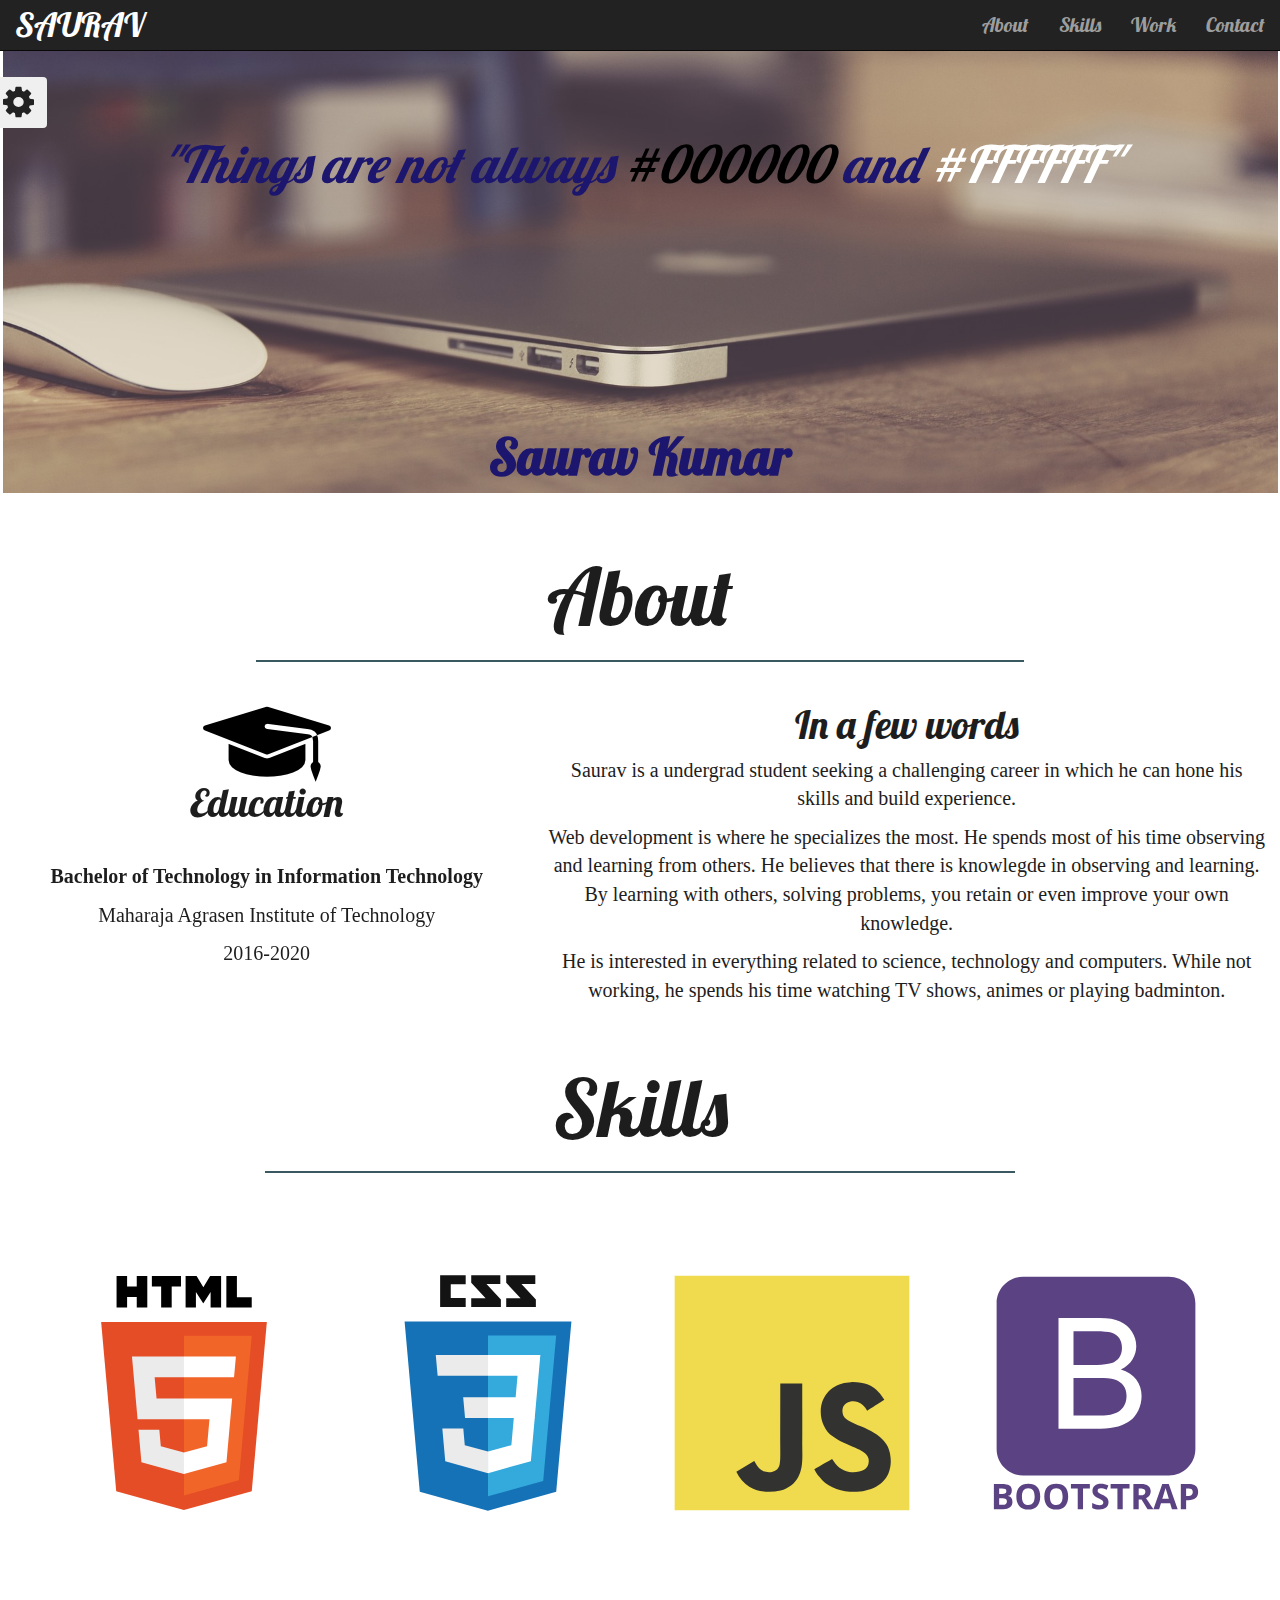
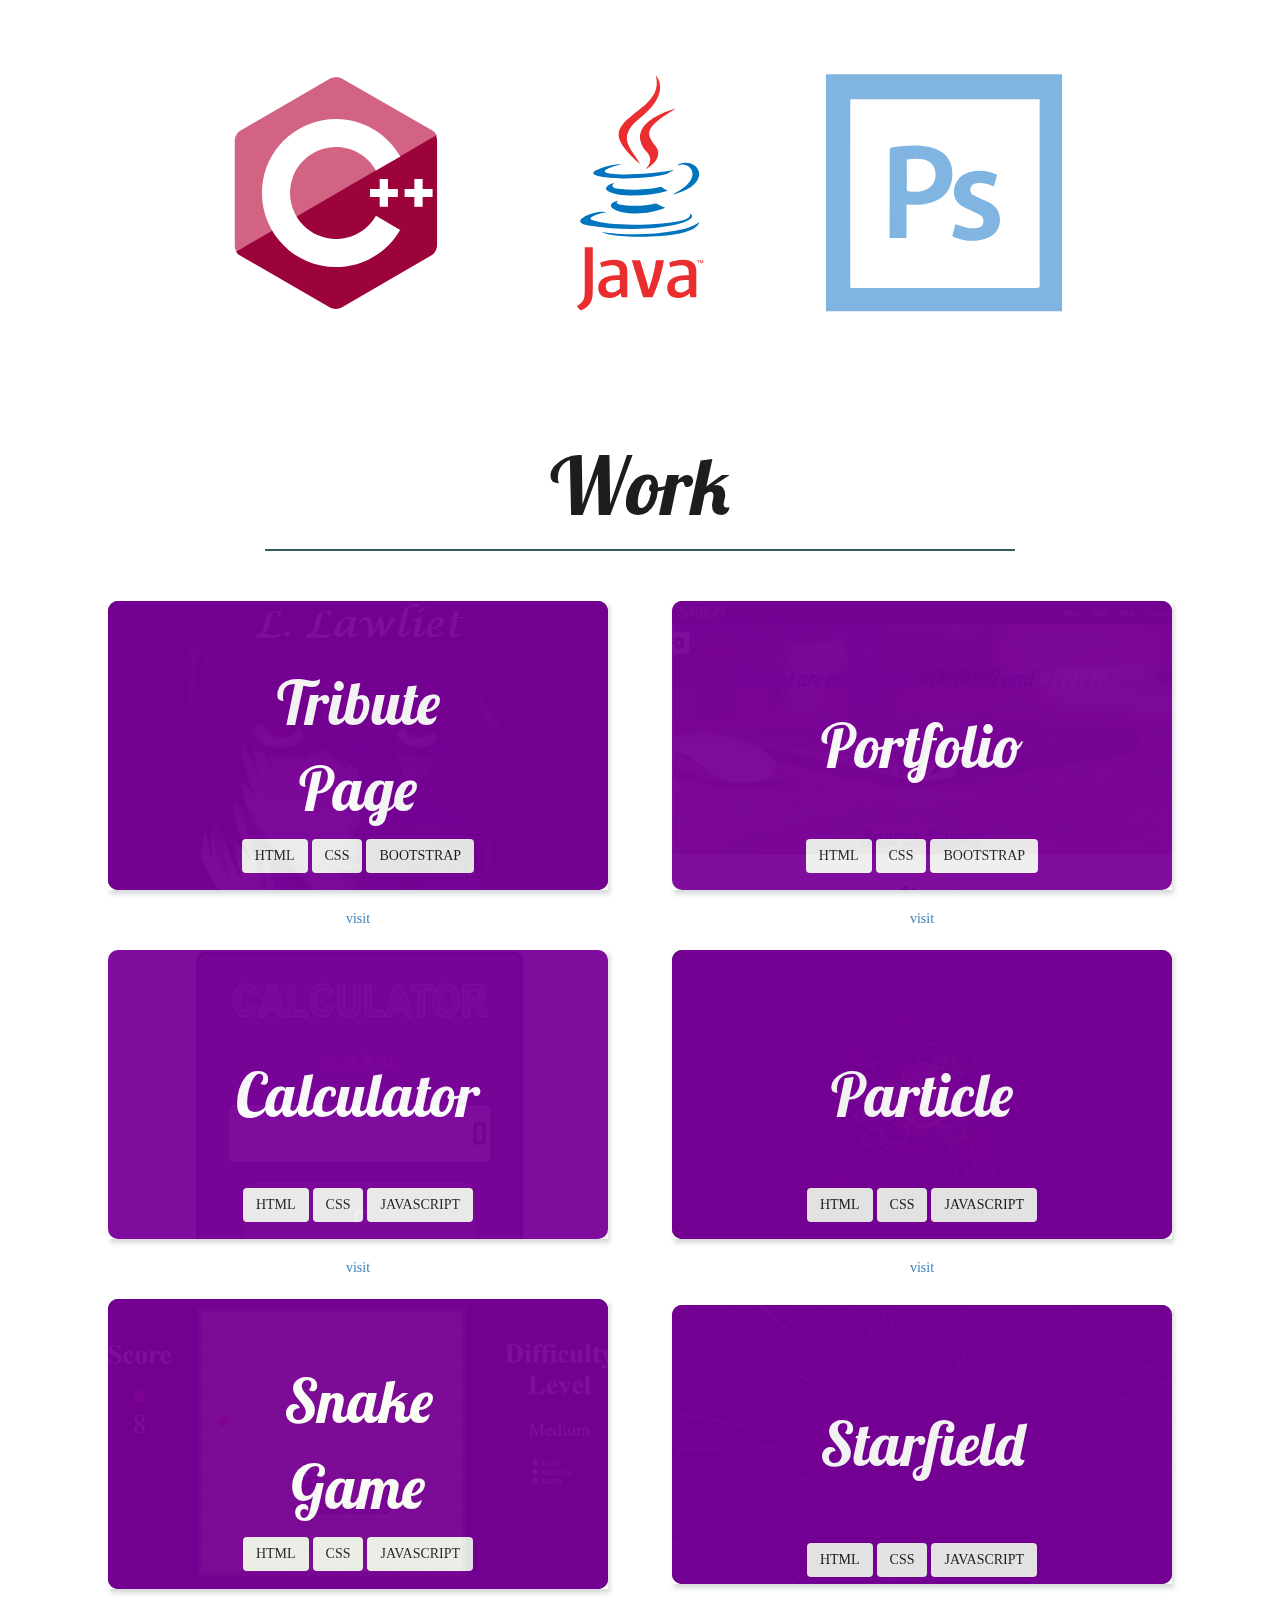
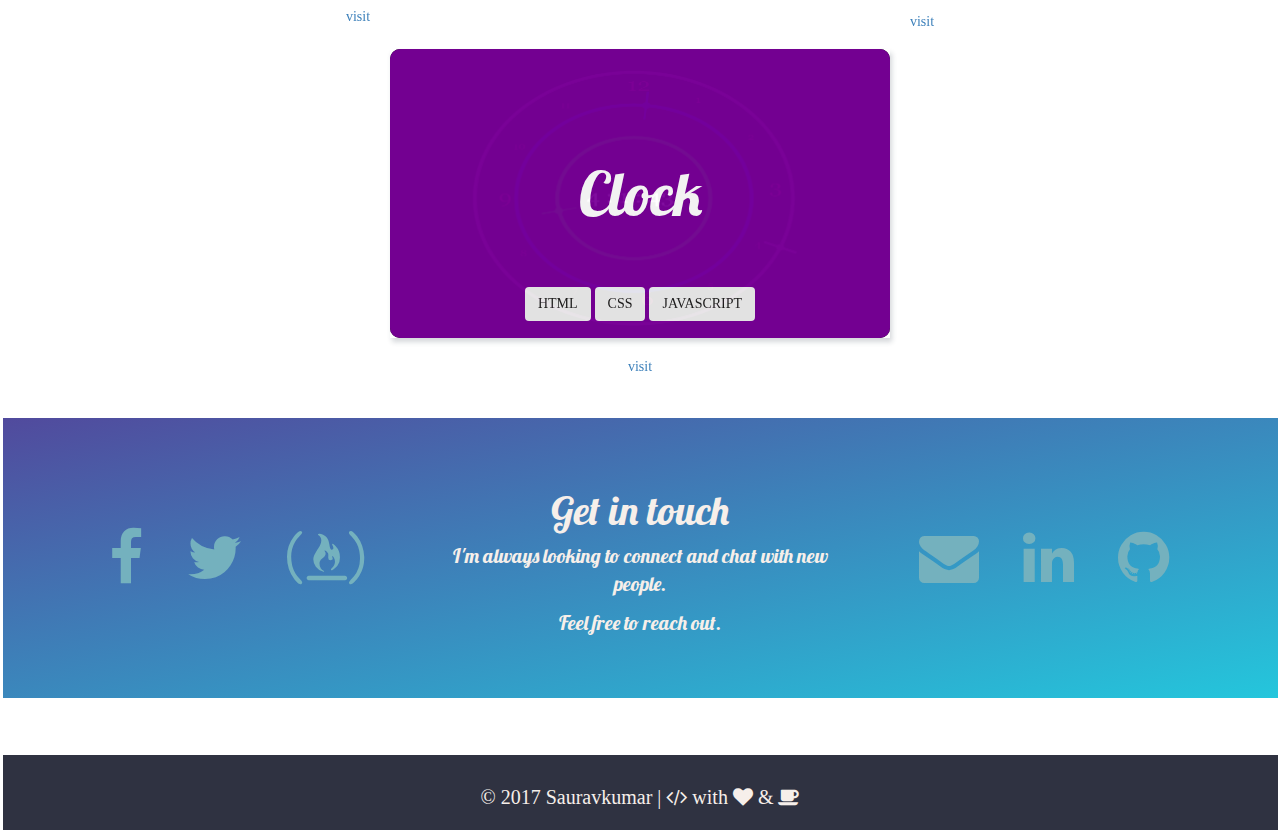
<file: index.html>
<!DOCTYPE html>
<html >
<head>
  <meta charset="UTF-8">
  <title>Saurav Kumar</title>
	 <link rel="icon" href="icon/title1.png" type="image/gif">

	  <meta name="viewport" content="width=device-width, initial-scale=.5">
	  <link rel="stylesheet" href="https://maxcdn.bootstrapcdn.com/bootstrap/3.3.7/css/bootstrap.min.css">
	  <link rel="stylesheet" type="text/css" href="https://maxcdn.bootstrapcdn.com/font-awesome/4.7.0/css/font-awesome.min.css">
	  <script src="https://ajax.googleapis.com/ajax/libs/jquery/3.2.1/jquery.min.js"></script>
	  <script src="https://maxcdn.bootstrapcdn.com/bootstrap/3.3.7/js/bootstrap.min.js"></script>

	  <link href="css/style.css" id="pagestyle" rel="stylesheet" >
	   <script src="script/script1.js"></script>

</head>

<body data-spy="scroll" data-target=".navbar" data-offset="50">
  <link href='https://fonts.googleapis.com/css?family=Lobster' rel='stylesheet' type='text/css'>

	<div class="header">
	<nav class="navbar navbar-inverse navbar-fixed-top">
	<div class="container-fluid">
    <div class="navbar-header">
      <button type="button" class="navbar-toggle" data-toggle="collapse" data-target="#myNavbar">
        <span class="icon-bar"></span>
        <span class="icon-bar"></span>
        <span class="icon-bar"></span>
      </button>

      <a class="navbar-brand" href="index.html">SAURAV</a>
    </div>
    <div class="collapse navbar-collapse" id="myNavbar">
      <ul class="nav navbar-nav navbar-right">
        <li><a href="#about">About</a></li>
        <li><a href="#skills">Skills</a></li>
		<li><a href="#work">Work</a></li>
        <li><a href="#contact">Contact</a></li>
      </ul>
    </div>
	</div>
	</nav>
	</div>

	<div class="container-fluid main">

	<div class="theme" id="theme">
		<button type="button" class="btn" onclick="toggle()" title="Change theme">
			<i class="fa fa-cog fa-spin" style="font-size:36px;"></i>
		</button>
	</div>

	<div class="banner" id="banner">
		<p class="quote">
			<i>"Things are not always <span style="color: black;">#000000</span> and <span style="color: white;">#FFFFFF"</span></i><br/><br/>
			<br/><br/>
			<b>Saurav Kumar</b>
		</p>

	</div>


	<div class="about row" id="about">
		<br/>
		<h1>About</h1>
		<hr/>
		<div class="about1 col-md-5">
			<img src="icon/college.png" class="responsive college"/>
			<h3>Education</h3><br/>
			<p><b>Bachelor of Technology in Information Technology</b></p>
			<p>Maharaja Agrasen Institute of Technology</p>
			<p>2016-2020</p>
		</div>

		<div class="about2 col-md-7">
			<h3>In a few words</h3>
			<p>Saurav is a  undergrad student seeking a challenging career in which he can hone his skills and build experience.</p>

			<p>Web development is where he specializes the most.
				He spends most of his time observing and learning from others.
				He believes that there is knowlegde in observing and learning.
				By learning with others, solving problems, you retain or even improve your own knowledge.
			</p>

			<p>He is interested in everything related to science, technology and computers.
				While not working, he spends his time watching TV shows, animes or playing badminton.
			</p>
		</div>

	</div>

	<div class="skills" id="skills">
		<br/>
		<h1>Skills</h1>
		<hr/>
		<div>
			<img src="icon/html.svg" class="responsive skillicon" title="HTML">
			<img src="icon/css.svg" class="responsive skillicon" title="CSS">
			<img src="icon/javascript.svg" class="responsive skillicon" title="JAVASCRIPT">
			<img src="icon/bootstrap.svg" class="responsive skillicon" title="BOOTSTRAP">
		</div>

		<div>
			<img src="icon/cpp.svg" class="responsive skillicon" title="C++">
			<img src="icon/java.svg" class="responsive skillicon" title="JAVA">
			<img src="icon/psd.svg" class="responsive skillicon" title="PHOTOSHOP">
		</div>
	</div>

	<div class="work" id="work">
		<br/>
		<h1>Work</h1>
		<hr/>
		<div class="worki">
			
			<img src="image/tribute.png"  class="responsive workimg" >
			<div class="overlay">
			<div class="text" >Tribute Page</div>
			<button type="button" class="btn">HTML</button>
			<button type="button" class="btn">CSS</button>
			<button type="button" class="btn">BOOTSTRAP</button><br/><br/>
			<div class="btn"><a href="tribute/tribute.html">visit</a></div>
			</div>
		</div>

		<div class="worki">
			<img src="image/portfolio.png" class="responsive workimg">
			<div class="overlay " >
			<div class="text">Portfolio</div>
			<button type="button" class="btn">HTML</button>
			<button type="button" class="btn">CSS</button>
			<button type="button" class="btn">BOOTSTRAP</button><br/><br/>
			<div class="btn"><a href="index.html">visit</a></div>
			</div>
		</div>

		<div class="worki">
			
			<img src="image/calc.png"  class="responsive workimg" >
			<div class="overlay">
			<div class="text" >Calculator</div>
			<button type="button" class="btn">HTML</button>
			<button type="button" class="btn">CSS</button>
			<button type="button" class="btn">JAVASCRIPT</button><br/><br/>
			<div class="btn"><a href="calc/calc.html">visit</a></div>
			</div>
		</div>

		<div class="worki">
			
			<img src="image/particle.png"  class="responsive workimg" >
			<div class="overlay">
			<div class="text" >Particle</div>
			<button type="button" class="btn">HTML</button>
			<button type="button" class="btn">CSS</button>
			<button type="button" class="btn">JAVASCRIPT</button><br/><br/>
			<div class="btn"><a href="particles/particle.html">visit</a></div>
			</div>
		</div>
		
		<div class="worki">
			
			<img src="image/snakegame.png"  class="responsive workimg" >
			<div class="overlay">
			<div class="text" >Snake Game</div>
			<button type="button" class="btn">HTML</button>
			<button type="button" class="btn">CSS</button>
			<button type="button" class="btn">JAVASCRIPT</button><br/><br/>
			<div class="btn"><a href="snake/snake.html">visit</a></div>
			</div>
		</div>
		
		<div class="worki">
			
			<img src="image/stars.png"  class="responsive workimg" >
			<div class="overlay">
			<div class="text" >Starfield</div>
			<button type="button" class="btn">HTML</button>
			<button type="button" class="btn">CSS</button>
			<button type="button" class="btn">JAVASCRIPT</button><br/><br/>
			<div class="btn"><a href="stars/stars.html">visit</a></div>
			</div>
		</div>
		
		<div class="worki">
			
			<img src="image/clock.png"  class="responsive workimg" >
			<div class="overlay">
			<div class="text" >Clock</div>
			<button type="button" class="btn">HTML</button>
			<button type="button" class="btn">CSS</button>
			<button type="button" class="btn">JAVASCRIPT</button><br/><br/>
			<div class="btn"><a href="clock/clock.html">visit</a></div>
			</div>
		</div>

	</div>

	<div class="contact" id="contact">
		<div>
		<a class="contact-icons" href="#" title="Facebook profile!">
			<i class="fa fa-facebook fa-3x" aria-hidden="true"></i>
		</a>

		<a class="contact-icons" href="#" title="Twitter profile!">
			<i class="fa fa-twitter fa-3x" aria-hidden="true"></i>
		</a>

		<a class="contact-icons" href="#" title="Free Code Camp profile!">
			<i class="fa fa-free-code-camp fa-3x" aria-hidden="true"></i>
		</a>
		</div>

		<div>
		<h3 class="contact-white">Get in touch</h3>
		<p class="contact-white">I'm always looking to connect and chat with new people.</p>
		<p>Feel free to reach out.</p>
		</div>

		<div>
		<a class="contact-icons" href="mailto:abc@xyz.com" target="_blank" title="email id!">
			<i class="fa fa-envelope fa-3x" aria-hidden="true"></i>
		</a>

		<a class="contact-icons" href="#" title="LinkedIn profile!">
			<i class="fa fa-linkedin fa-3x" aria-hidden="true"></i>
		</a>

		<a class="contact-icons" href="https://github.com/j5aurav" title="GitHub profile!">
			<i class="fa fa-github fa-3x" aria-hidden="true"></i>
		</a>
		</div>
	</div>

	<div class="top " id="top">
			
			<i class="fa fa-chevron-circle-up topicon" onclick="topFunction()" title="top" style="font-size:48px;color:#5353ac"></i>
			
			
	</div>
	<br/>
	<br/>

	<div class="footer" id="footer">
			<br/>
			<p>&copy 2017 Sauravkumar | <i class="fa fa-code"></i> with <i class="fa fa-heart"></i> & <i class="fa fa-coffee"></i></p>

	</div>

  </div>

</body>
</html>
</file>
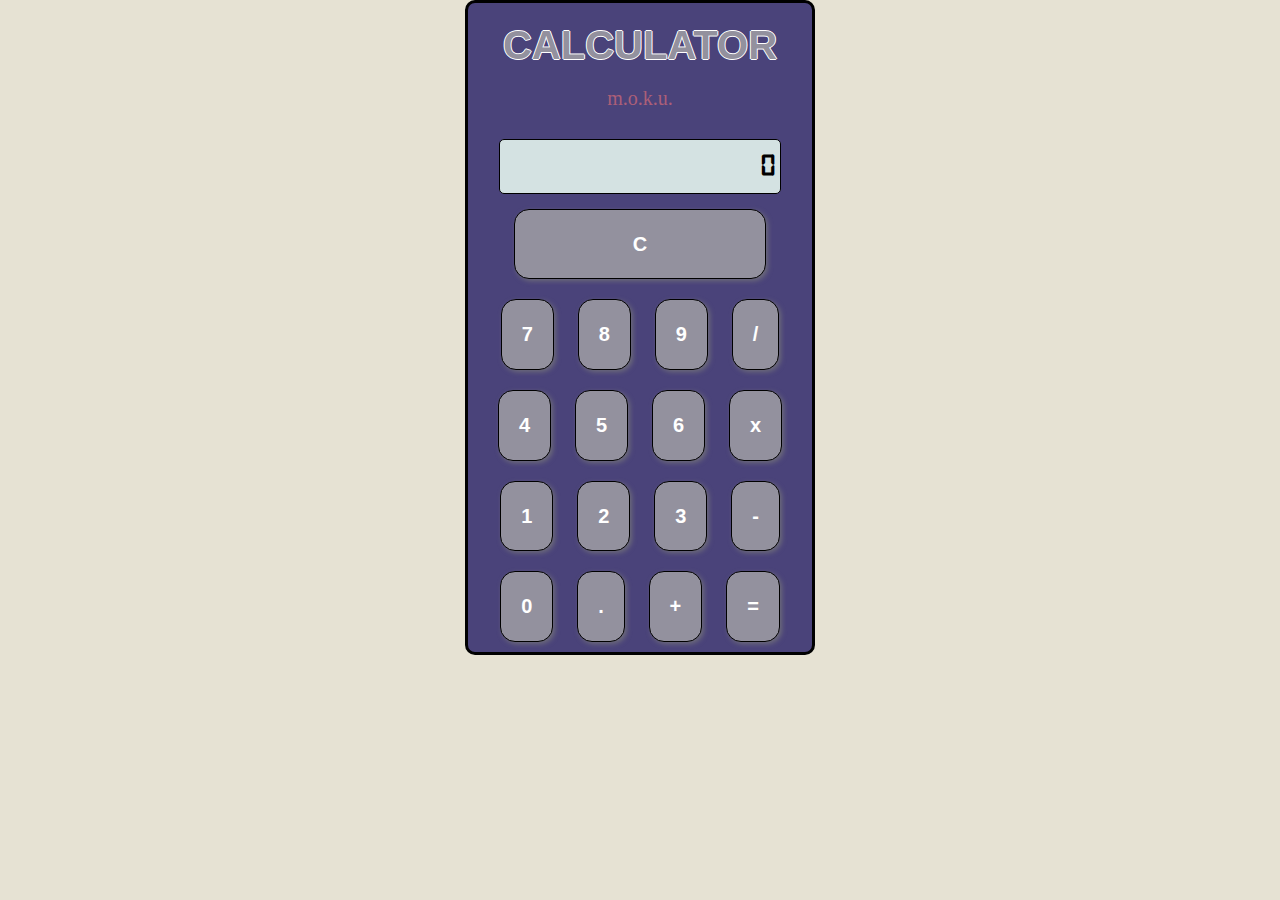
<file: calc.html>
<!DOCTYPE html>
<html >
<head>
  <meta charset="UTF-8">
  <title>Calculator</title>

	  <meta name="viewport" content="width=device-width, initial-scale=.8">
	  <link rel="stylesheet" href="https://maxcdn.bootstrapcdn.com/bootstrap/3.3.7/css/bootstrap.min.css">
	  <link rel="stylesheet" type="text/css" href="https://maxcdn.bootstrapcdn.com/font-awesome/4.7.0/css/font-awesome.min.css">
	  <script src="https://ajax.googleapis.com/ajax/libs/jquery/3.2.1/jquery.min.js"></script>
	  <script src="https://maxcdn.bootstrapcdn.com/bootstrap/3.3.7/js/bootstrap.min.js"></script>
	  
	  <link href="css/calcstyle.css"  rel="stylesheet" >
	  <script src="script/calcscript.js"></script>

</head>

<body >
  

	<div class="mainwrap container-fluid">
		<div class="header" id="header">
			<h1>CALCULATOR</h1>
		</div>

		<div>
			<h3>m.o.k.u.</h3>
		</div>

		<div>
			<p class="input" id="input">0</p>
		</div>

		<div>
			<input style="width: 80%;" class="button" type="button" onclick="setreset()" value="C">
		</div>
		
		
		<div>
			<input class="button" type="button" onclick="getinput(7)" value="7"> 
			<input class="button" type="button" onclick="getinput(8)" value="8"> 
			<input class="button" type="button" onclick="getinput(9)" value="9">
			<input class="button" type="button" onclick="setopt('/')" value="/">
		</div>
		<div>
			<input class="button" type="button" onclick="getinput(4)" value="4"> 
			<input class="button" type="button" onclick="getinput(5)" value="5"> 
			<input class="button" type="button" onclick="getinput(6)" value="6">
			<input class="button" type="button" onclick="setopt('*')" value="x">
		</div>
		<div>
			<input class="button" type="button" onclick="getinput(1)" value="1"> 
			<input class="button" type="button" onclick="getinput(2)" value="2"> 
			<input class="button" type="button" onclick="getinput(3)" value="3">
			<input class="button" type="button" onclick="setopt('-')" value="-">
		</div>
		<div>
			<input class="button" type="button" onclick="getinput(0)" value="0"> 
			<input class="button" type="button" onclick="putdec()" value="."> 
			<input class="button" type="button" onclick="setopt('+')" value="+">
			<input class="button" type="button" onclick="getres()" value="=">
		</div>
		
		

    </div>

</body>
</html>
</file>
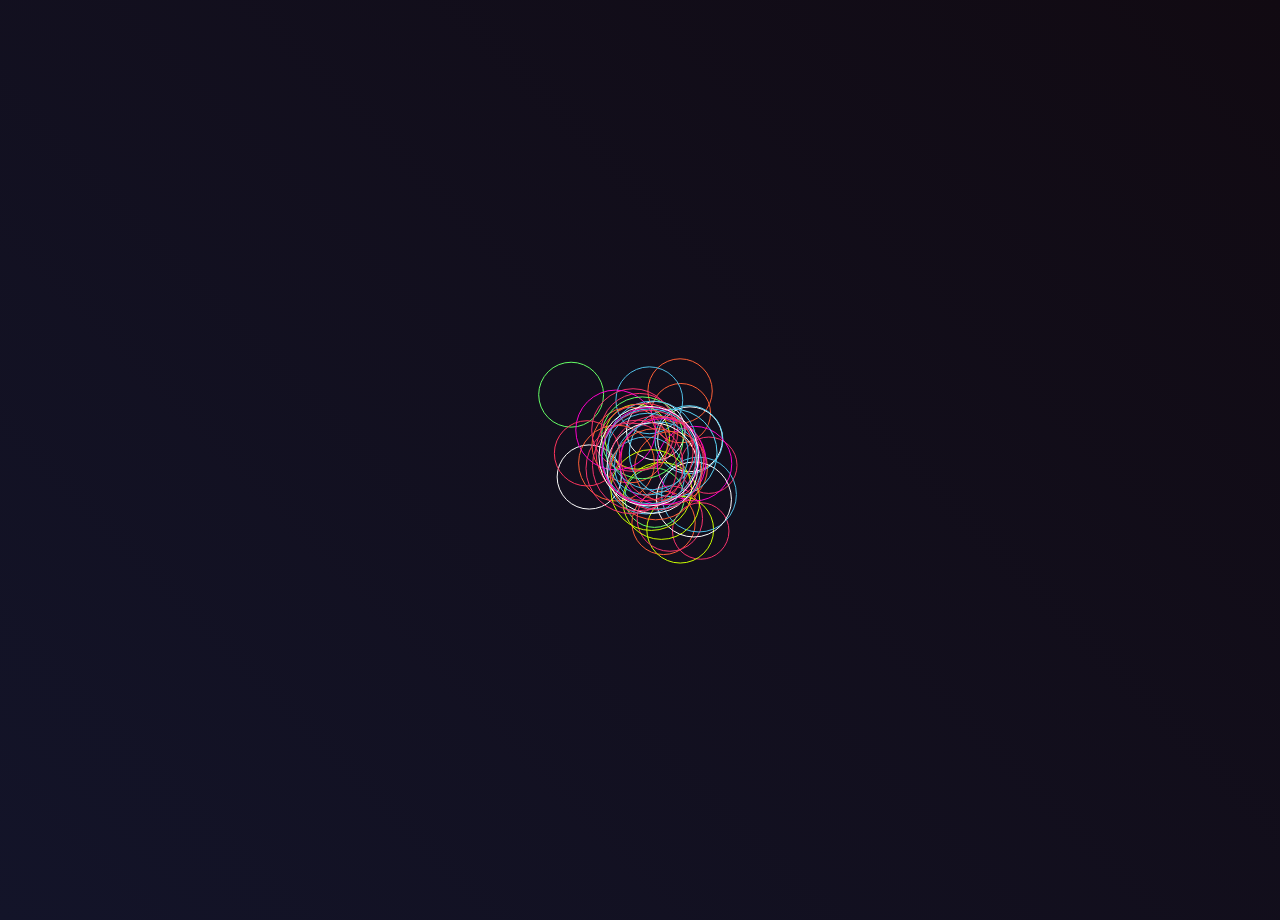
<file: particle.html>
<!DOCTYPE html>
<html>
  <head>
    <meta charset="utf-8">
    <title>Particles</title>

  </head>

  <body style=" background: linear-gradient(45deg, #131429, #110a12);">

      <canvas id="canvas"></canvas>


       <script src="script/particle.js"></script>
  </body>
</html>
</file>
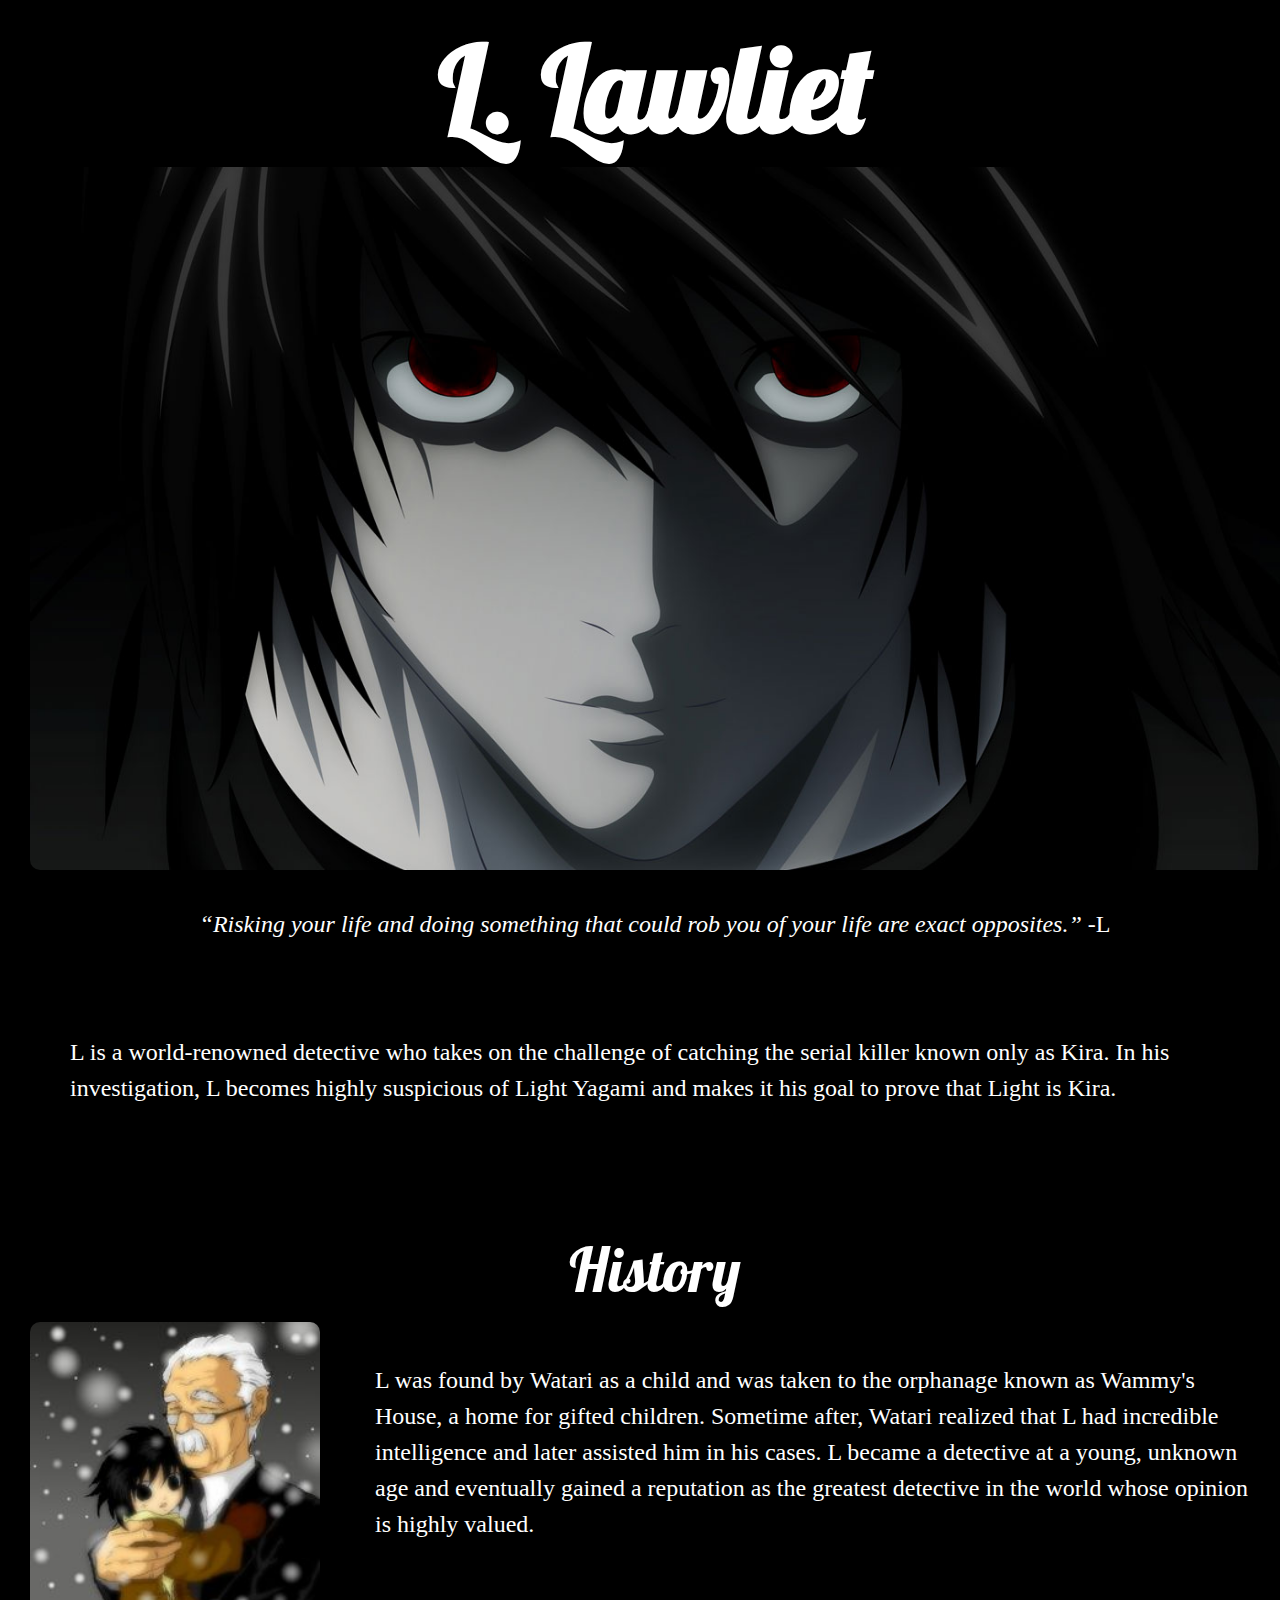
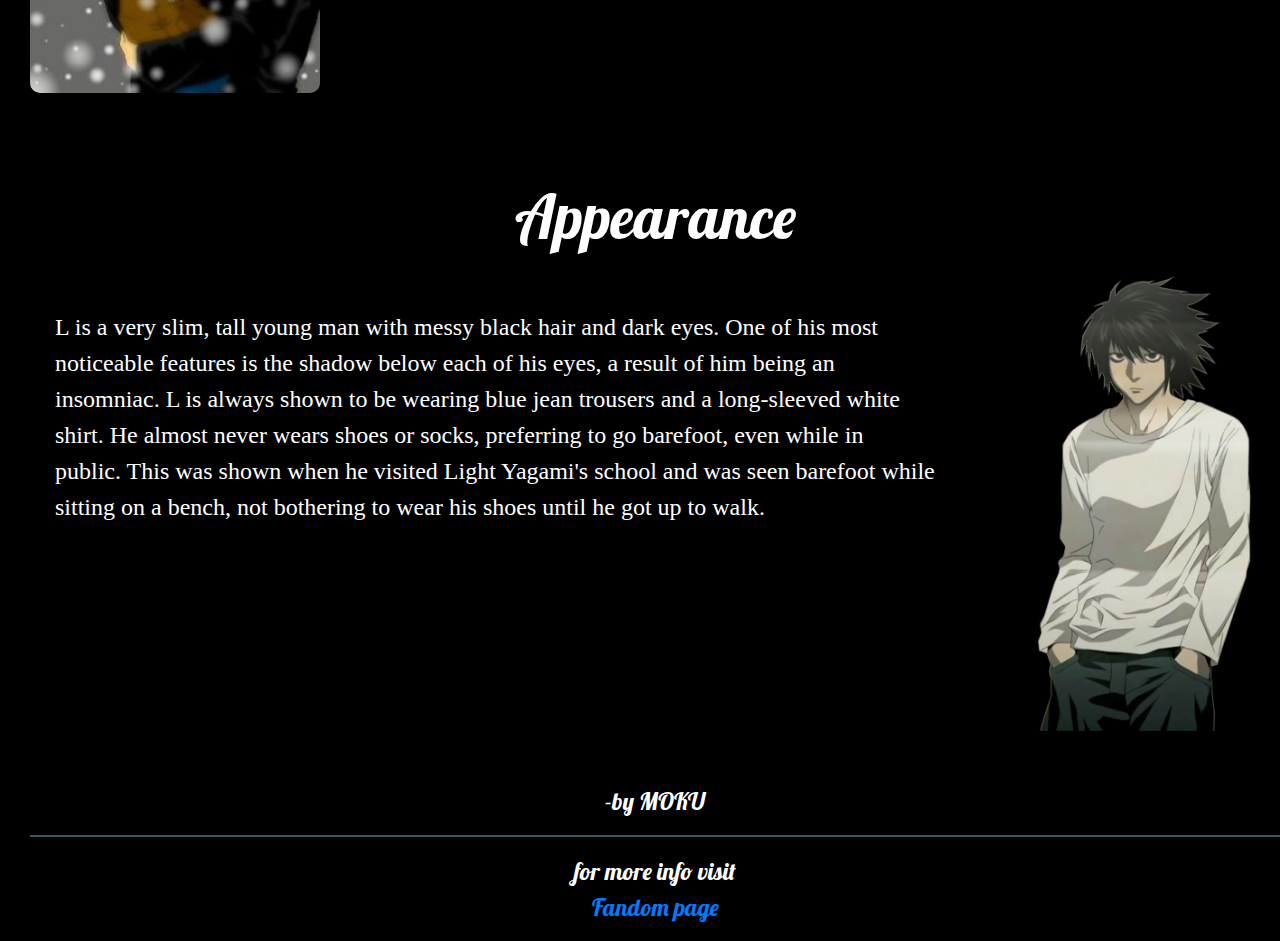
<file: tribute.html>
<!DOCTYPE html>
<html >
<head>
  <meta charset="UTF-8">
  <title>L. Lawliet</title>
  <meta name="viewport" content="width=device-width, initial-scale=1">
  
  <link rel='stylesheet prefetch' href='https://cdnjs.cloudflare.com/ajax/libs/twitter-bootstrap/4.0.0-alpha.6/css/bootstrap.min.css'>

      <link rel="stylesheet" href="css/styletribute.css">

  
</head>

<body>
  <link href='https://fonts.googleapis.com/css?family=Lobster' rel='stylesheet' type='text/css'>
<div class="container-fluid">
  <div class="header">   
  <h1><b>L. Lawliet</b></h1>
    <img src="image/mainpic.jpg" class="img-responsive">
  <p class="text-center">
    <br/><em>“Risking your life and doing something that could rob you of your life are exact opposites.”</em>  -L</p>
   </div>
    <div class="description ">
    <p><br/>L is a world-renowned detective who takes on the challenge of catching the serial killer known only as Kira. In his investigation, L becomes highly suspicious of Light Yagami and makes it his goal to prove that Light is Kira. </p>
      </div>
    
    <h3><br/>History<br/></h3>
    <p>
     <div class="row">
      <div class="col-md-3">
    <img src="image/historypic.jpg" class="img-responsive">
         </div>
      <div class="history col-md-9">
 L was found by Watari as a child and was taken to the orphanage known as Wammy's House, a home for gifted children. Sometime after, Watari realized that L had incredible intelligence and later assisted him in his cases. L became a detective at a young, unknown age and eventually gained a reputation as the greatest detective in the world whose opinion is highly valued. 
        </div>
      </div>
      </p>
      
    
    <h3><br/>Appearance<br/></h3>
    <p>
      <div class="row">
      <div class="appearance  col-md-9">
      L is a very slim, tall young man with messy black hair and dark eyes. One of his most noticeable features is the shadow below each of his eyes, a result of him being an insomniac. L is always shown to be wearing blue jean trousers and a long-sleeved white shirt. He almost never wears shoes or socks, preferring to go barefoot, even while in public. This was shown when he visited Light Yagami's school and was seen barefoot while sitting on a bench, not bothering to wear his shoes until he got up to walk. 
      </div>
      <div class="col-md-3">
      <img src="image/aprpic.png"  class="img-responsive">
      </div>
     </div>
    </p>
  <div class="foot">
  <p><br/>-by MOKU</p>
  <hr/>
  <p>for more info visit<br/><a href="http://deathnote.wikia.com/wiki/L_(character)">Fandom page</a></p>
  </div>
</div>
  
  
</body>
</html>
</file>
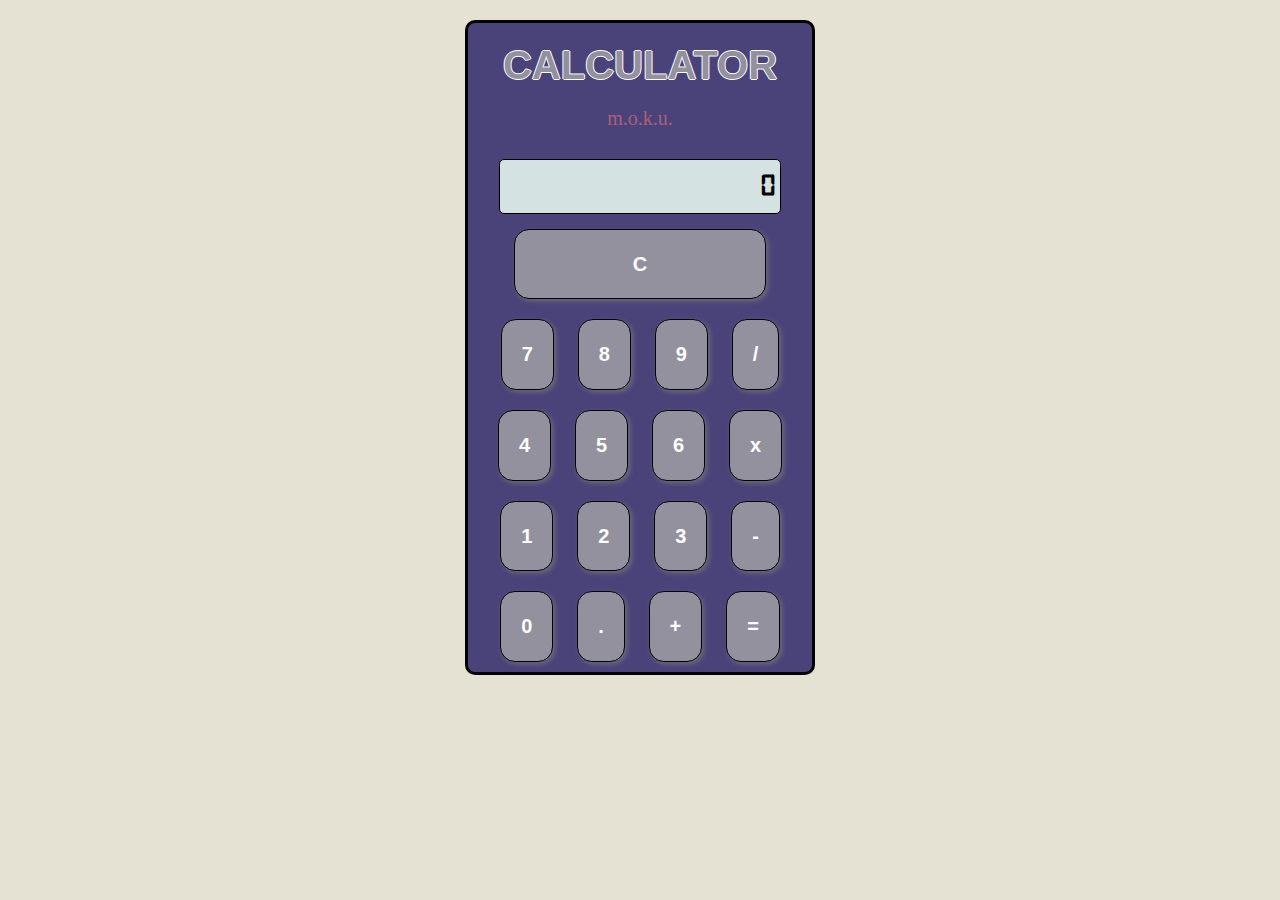
<file: calc/calc.html>
<!DOCTYPE html>
<html >
<head>
  <meta charset="UTF-8">
  <title>Calculator</title>

	  <meta name="viewport" content="width=device-width, initial-scale=1">
	  <link rel="stylesheet" href="https://maxcdn.bootstrapcdn.com/bootstrap/3.3.7/css/bootstrap.min.css">
	  <link rel="stylesheet" type="text/css" href="https://maxcdn.bootstrapcdn.com/font-awesome/4.7.0/css/font-awesome.min.css">
	  <script src="https://ajax.googleapis.com/ajax/libs/jquery/3.2.1/jquery.min.js"></script>
	  <script src="https://maxcdn.bootstrapcdn.com/bootstrap/3.3.7/js/bootstrap.min.js"></script>
	  
	  <link href="css/calcstyle.css"  rel="stylesheet" >
	  <script src="script/calcscript.js"></script>

</head>

<body >
  

	<div class="mainwrap container-fluid">
		<div class="header" id="header">
			<h1>CALCULATOR</h1>
		</div>

		<div>
			<h3>m.o.k.u.</h3>
		</div>

		<div>
			<p class="input" id="input">0</p>
		</div>

		<div>
			<input style="width: 80%;" class="button" type="button" onclick="setreset()" value="C">
		</div>
		
		
		<div>
			<input class="button" type="button" onclick="getinput(7)" value="7"> 
			<input class="button" type="button" onclick="getinput(8)" value="8"> 
			<input class="button" type="button" onclick="getinput(9)" value="9">
			<input class="button" type="button" onclick="setopt('/')" value="/">
		</div>
		<div>
			<input class="button" type="button" onclick="getinput(4)" value="4"> 
			<input class="button" type="button" onclick="getinput(5)" value="5"> 
			<input class="button" type="button" onclick="getinput(6)" value="6">
			<input class="button" type="button" onclick="setopt('*')" value="x">
		</div>
		<div>
			<input class="button" type="button" onclick="getinput(1)" value="1"> 
			<input class="button" type="button" onclick="getinput(2)" value="2"> 
			<input class="button" type="button" onclick="getinput(3)" value="3">
			<input class="button" type="button" onclick="setopt('-')" value="-">
		</div>
		<div>
			<input class="button" type="button" onclick="getinput(0)" value="0"> 
			<input class="button" type="button" onclick="putdec()" value="."> 
			<input class="button" type="button" onclick="setopt('+')" value="+">
			<input class="button" type="button" onclick="getres()" value="=">
		</div>
		
		

    </div>

</body>
</html>
</file>
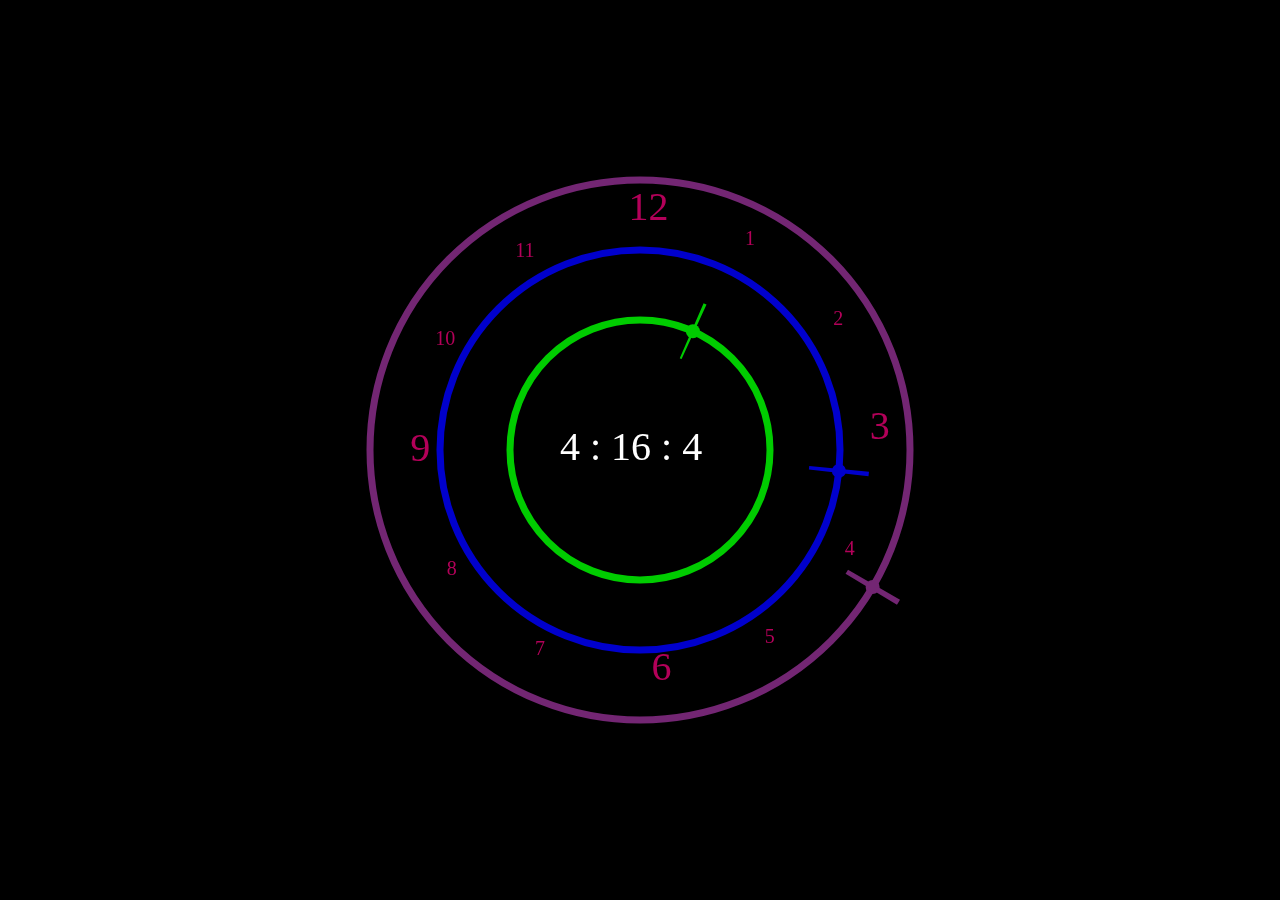
<file: clock/clock.html>
<!DOCTYPE html>
<html>
<head>
    <meta charset="UTF-8">
    <meta name="viewport" content="width=device-width, initial-scale=1.0">
    <title>Clock</title>
    <style>
            body{
                margin: 0;
                padding: 0;
            }
        </style>
</head>
<body>

    <canvas id="canvas" style="background-color:black;"></canvas>
    
    <script src="clock.js"></script>
    
</body>
</html>
</file>
<file: fireworks/fireworks.html>
<!DOCTYPE html>
<html>
<head>
    <meta charset="UTF-8">
    <meta name="viewport" content="width=device-width, initial-scale=1.0">
    <title>fireworks</title>
    <style>
        body{
                margin: 0;
                padding: 0;
            }
    </style>

</head>

<body>

    <div>
        <canvas id="canvas" style="background-color:black;"></canvas>
    </div>
    
    <script src="particle.js"></script>
    <script src="fireworks.js"></script>
    <script src="animate.js"></script>

    
</body>
</html>
</file>
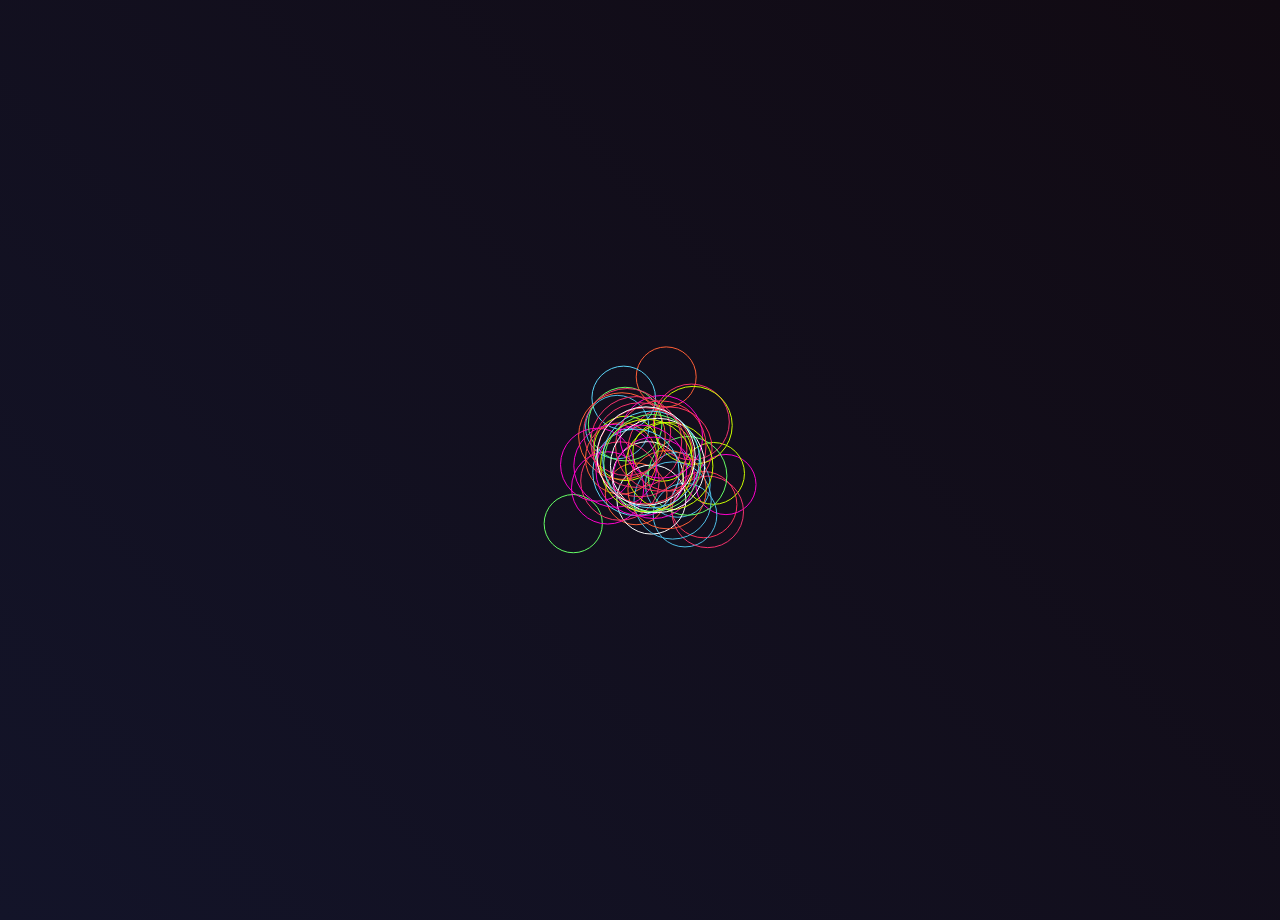
<file: particles/particle.html>
<!DOCTYPE html>
<html>
  <head>
    <meta charset="utf-8">
    <title>Particles</title>

  </head>

  <body style=" background: linear-gradient(45deg, #131429, #110a12);">

      <canvas id="canvas"></canvas>


       <script src="particle.js"></script>
  </body>
</html>
</file>
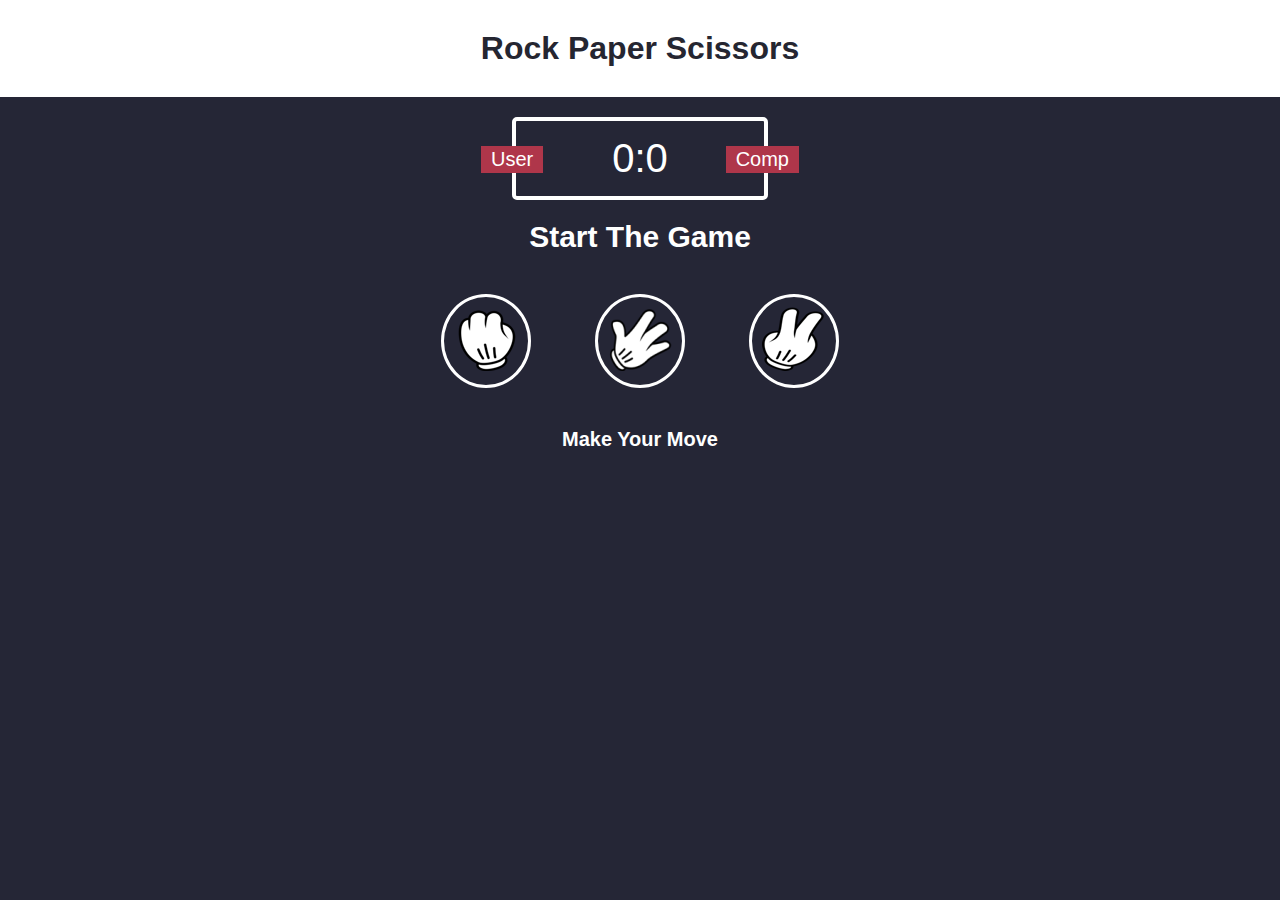
<file: rps/rps.html>
<!DOCTYPE html>
<html>
<head>
    <meta charset="UTF-8">
    <meta name="viewport" content="width=device-width, initial-scale=1.0">
    <title>Rock Paper Scissors</title>
    <link rel="stylesheet" href="rps.css" type="text/css" />

</head>

<body>

    <header class="header">
        <h1>Rock Paper Scissors</h1>
    </header>


    <div class="scores" id="scores">
        <div class="label" id="user-label">User</div>
        <div class="label" id="comp-label">Comp</div>
        <span id="user-score">0</span>:<span id="comp-score">0</span>
    </div>

    <div class="result" id="result">
        <p>Start The Game</p>
    </div>

    <div class="choices" id="choices">
        <div class="choice" id="r">
            <img src="images/r.png" alt="rock">
        </div>
        <div class="choice" id="p">
            <img src="images/p.png" alt="paper">
        </div>
        <div class="choice" id="s">
            <img src="images/s.png" alt="scissors">
        </div>
    </div>

    <p id="action-mssg">Make Your Move</p>
   

    
    
    <script src="rps.js"></script>
    
</body>
</html>
</file>
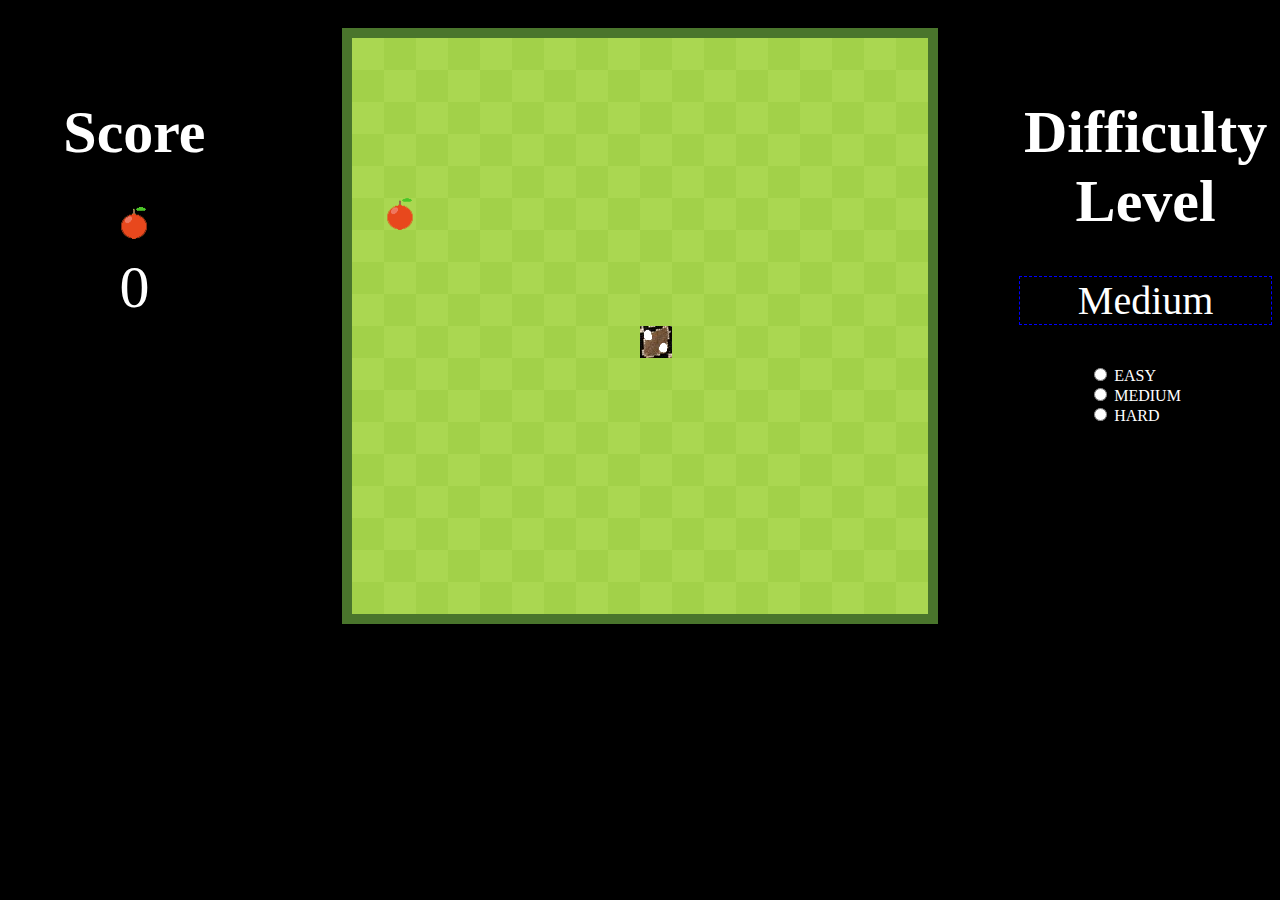
<file: snake/snake.html>
<!DOCTYPE html>
<html>
  <head>
    <meta charset="utf-8">
    <title>Snake</title>

    <style>
      body{
        color: white;
        display: flex;
        text-align: center;
      }
      h1{
        font-size: 60px;
      }
      p{
        font-size: 40px;
      }
     .scorecard{
      padding-top: 50px;
        width: 20%;
      }
      .score{
        margin: 0;
        padding: 10px;
        font-size: 60px;
      }
      .canvasdiv{
        width: 60%;
        padding-top: 20px;
        display: block;
      }
      canvas{
          margin: 0px;
      }
      .gameLevel{
        margin: 0px;
        padding: 0px;
        padding-top: 50px;
        width: 20%;
      }
      .gameLevel>div{
        text-align: left;
        padding-left: 70px;
      }
    </style>

  </head>

  <body style=" background-color: black">

    <div id="scorecard" class="scorecard">
      <h1>Score</h1>
      <div>
          <img src="images/food.png" width="32px" height="32px">
          <p id="score" class="score" >0</p>
      </div>
    </div>  

    <div class="canvasdiv">

      <canvas id="canvas" style="border: 10px solid #4a752c;"></canvas>

    </div>

    <div id="gameLevel" class="gameLevel">
      <h1>Difficulty<br>Level</h1>
      <p class="levelDisplay" id="levelDisplay" style="border: 1px dashed blue;">Medium</p>
      <div id="levelInput">
        <form action="" onclick = "setLevel()">
            <input type="radio" name="level" value="easy"> EASY<br>
            <input type="radio" name="level" value="medium"> MEDIUM<br>
            <input type="radio" name="level" value="hard"> HARD
        </form>
          
      </div>
    </div>

      

       <script src="snake.js"></script>
  </body>
</html>
</file>
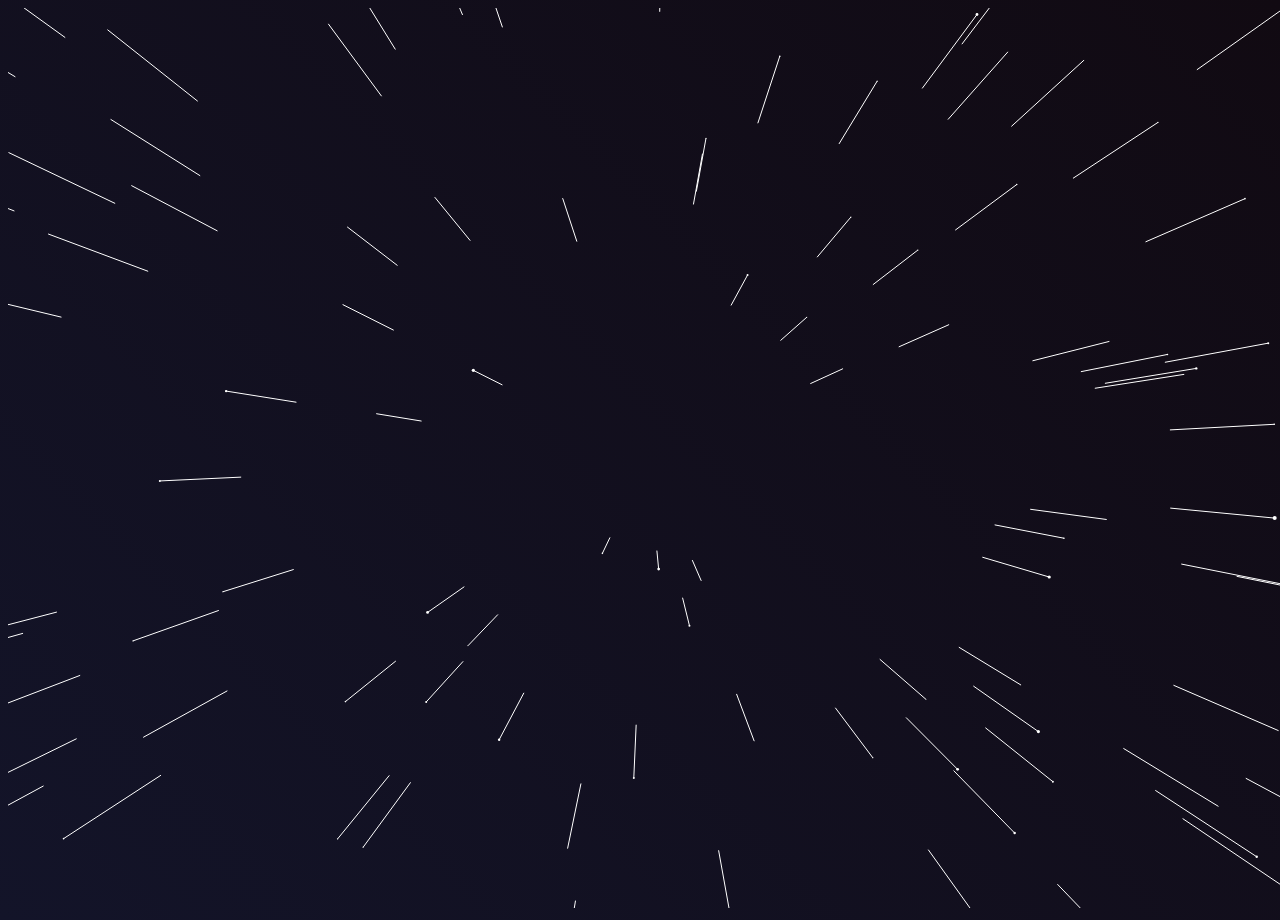
<file: stars/stars.html>
<!DOCTYPE html>
<html>
  <head>
    <meta charset="utf-8">
    <title>Stars</title>

  </head>

  <body style=" background: linear-gradient(45deg, #131429, #110a12);">
  <!-- <body> -->

      <canvas id="canvas" ></canvas>


       <script src="stars.js"></script>
  </body>
</html>
</file>
<file: css/style.css>
body {
	font-family: lobster;
	margin: 0;
    padding: 0;
    border: 0;
    color: #1E1D1D;
	font-size: 2em;
}


.navbar-brand {
	font-size:1.7em;
}

hr {
	margin-left:20%;
	margin-right:20%;
	border: 1px solid #3a585f;
}

h1 {
	font-size:4em;
}

h3 {
	font-size:2em;
}

.theme {
	
	left: -10px;
    top: -280px;
	position: fixed;
	color:#222222;
}

.banner {
		background-image: url("../image/banner.jpg");
		background-size: cover;
		margin: 0 -1%;
}

.quote{
		text-align: center;
		font-size: 4vw;
		padding-top: 10%;
		color: #1C166E;
}

.about {
	text-align: center;
}

.college {
	margin-bottom: -50px;
}

.about2 {
	text-align: center;
}

.about > div > p {
	font-family: "Palatino Linotype", "Book Antiqua", Palatino, serif;
}

.skills  {
	text-align: center;
}

.skills > div {
    display: inline-block;
    width: 100%;
    height: auto;
    padding: 50px 0;
    text-align: center;
}

.skillicon {
    transition: all 0.3s ease;
	padding: 30px;
	width: 300px;
}
.skillicon:hover {
    transform: scale(1.2);
    transition-duration: 0.2s;
}

.work  {
	text-align: center;
}

.work > div {
    display: inline-block;
    width: 500px;
    height: auto;
	margin: 30px 30px;
    text-align: center;
    vertical-align: middle;
}


.worki {
  position: relative;
  width: 50%;
  box-shadow: 2px 4px 5px rgba(46,61,73,0.2);
}

.workimg {
  display: block;
  width: 100%;
  height: auto;
  border-radius: 10px;
}

.overlay {
  position: absolute;
  top: 0;
  bottom: 0;
  left: 0;
  right: 0;
  height: 100%;
  width: 100%;
  opacity: .95;
  transition: .5s ease;
  background-color: #7a0099;
  border-radius: 10px;
}

.worki:hover .overlay {
  opacity: .6;
  box-shadow: 10px 10px 25px rgba(46,61,73,0.7);
}

.text {
  color: white;
  font-size: 3em;
  position: absolute;
  top: 50%;
  left: 50%;
  transform: translate(-50%, -50%);
}

.btn {
	position: relative;
	transform: translate(0%, +700%);
	font-family: "Palatino Linotype", "Book Antiqua", Palatino, serif;
}

.contact {
    text-align: center;
    background: linear-gradient(to top left, #24C6DC, #514A9D);
	margin-top: 50px;
	margin-left: -1%;
	margin-right: -1%; 
    height: auto;
	color: #F6EFEA;
}



.contact > div {
    display: inline-block;
    width: 400px;
    height: auto;
    padding: 50px 0;
    text-align: center;
    vertical-align: middle;
}

.contact-icons{
	text-decoration: none;
    padding: 20px;
    color: #74b1be;
	transition: all 0.3s ease;
}

.contact-icons:hover {
    color: #fff;
}

.top {
    text-align: center;
	left: 95%;
    top: 90%;
	position: fixed;

	display: none;
	
}

.topicon {
    transition: all 0.3s ease;
	
}
.topicon:hover {
    transform: scale(1.2);
    transition-duration: 0.2s;
}

.footer {
    height: 75px;
    background: #2f3241;
    text-align: center;
	font-family: "Palatino Linotype", "Book Antiqua", Palatino, serif;
	color: #F6EFEA;
	margin: 0 -1%;
}
</file>
<file: css/calcstyle.css>
@font-face{
				 font-family:'digital-clock-font';
				 src: url("../fonts/digital-7.ttf");
			}

		body{
			
				margin:0px; 
				padding:0px;
				text-align:center;
				background-color: #e6e2d3;

				
			}
		
		.mainwrap {
				
					background-color: #4a437a;
					border: 3px solid black;
					border-radius: 10px;
					padding: auto;
					margin: auto;
					text-align: center;
					max-width: 350px;
					height: auto;
				}
		
		h1 {
			
			text-align: center;
			color: #93919E;
			text-decoration: none;
			font-size: 40px;
			font-weight: bold;
			text-shadow: -1px 0 white, 0 1px white, 1px 0 white, 0 -1px white;
			
			}

		h3 {
			
			text-align: center;
			color: #AC5F78;
			padding-bottom: 15px;
			text-decoration: none;
			font-size: 20px;
			font-family: Arial Black;
			
			}
	  
		.input {
					background-color: #D4E2E2;
					border: 1px solid black;
					border-radius: 5px;
					width: 90%;
					color: black;
					padding: 5px;
					margin: 5px;
					text-align: right;
					text-decoration: none;
					display: inline-block;
					font-size: 30px;
					font-weight: bold;
					font-family: digital-clock-font;
					word-wrap: break-word;
					
				}
		
		.button {
					background-color: #93919E;
					border: 1px solid black;
					border-radius: 15px;
					color: white;
					padding: 20px;
					margin: 10px;
					text-align: center;
					text-decoration: none;
					display: inline-block;
					font-size: 20px;
					font-weight: bold;
					box-shadow: 2px 2px 5px #6e6c7a;
					transition: all 0.3s ease;
				}


		.button:hover {
					    background-color: #7a7887;
					    transition-duration: 0.2s;
					}

		.button:active {
						  background-color: #7a7887;
						  box-shadow: .5px .5px 1px #6e6c7a;
						  transform: scale(0.95);
						}
</file>
<file: css/styletribute.css>
body{
  background-color:black;
  color:white;
  font-family:Times New Roman;
  font-size:1.5em;
}
.container-fluid{
  margin: 15px 15px 15px 15px;
}
h1{
  font-family:Lucida Calligraphy, 'Lobster', Times New Roman;
  text-align:center;
  font-size:5em;
}
h3{
  font-family:Lucida Calligraphy, 'Lobster', Times New Roman;
  text-align:center;
  font-size:2.5em;
}
img {
    width: 100%;
    height: auto;
    border-radius:10px;
}
.header{
  text-align:center;
}
.description, .history, .appearance{
  text-align:left;
  padding:40px;
}
.foot{
  text-align:center;
  font-size:1em;
  font-family:Lucida Calligraphy, 'Lobster', Times New Roman;
}

hr {
	border: 1px solid #3a585f;
}
</file>
<file: calc/css/calcstyle.css>
@font-face{
				 font-family:'digital-clock-font';
				 src: url("../fonts/digital-7.ttf");
			}

		body{
			
				margin:0px; 
				padding:0px;
				text-align:center;
				background-color: #e6e2d3;

				
			}
		
		.mainwrap {
				
					background-color: #4a437a;
					border: 3px solid black;
					border-radius: 10px;
					padding: auto;
					margin-top: 20px;
					text-align: center;
					max-width: 350px;
					height: auto;
				}
		
		h1 {
			
			text-align: center;
			color: #93919E;
			text-decoration: none;
			font-size: 40px;
			font-weight: bold;
			text-shadow: -1px 0 white, 0 1px white, 1px 0 white, 0 -1px white;
			
			}

		h3 {
			
			text-align: center;
			color: #AC5F78;
			padding-bottom: 15px;
			text-decoration: none;
			font-size: 20px;
			font-family: Arial Black;
			
			}
	  
		.input {
					background-color: #D4E2E2;
					border: 1px solid black;
					border-radius: 5px;
					width: 90%;
					color: black;
					padding: 5px;
					margin: 5px;
					text-align: right;
					text-decoration: none;
					display: inline-block;
					font-size: 30px;
					font-weight: bold;
					font-family: digital-clock-font;
					word-wrap: break-word;
					
				}
		
		.button {
					background-color: #93919E;
					border: 1px solid black;
					border-radius: 15px;
					color: white;
					padding: 20px;
					margin: 10px;
					text-align: center;
					text-decoration: none;
					display: inline-block;
					font-size: 20px;
					font-weight: bold;
					box-shadow: 2px 2px 5px #6e6c7a;
					transition: all 0.3s ease;
				}


		.button:hover {
					    background-color: #7a7887;
					    transition-duration: 0.2s;
					}

		.button:active {
						  background-color: #7a7887;
						  box-shadow: .5px .5px 1px #6e6c7a;
						  transform: scale(0.95);
						}
</file>
<file: rps/rps.css>
*{
    margin: 0;
    padding: 0;
    box-sizing: border-box;
}

body{
    background: #252636;
    color: white;
    font-family: "Comic Sans MS", cursive, sans-serif;
    text-align: center;
}

header{
    background: white;
    color: #252631;
    padding: 30px;
}

.scores {
    border: 4px solid white;
    border-radius: 5px;
    margin: 20px 40%;
    padding: 15px 20px;
    font-size: 40px;
    position: relative;
}

.label {
    font-size: 20px;
    background: #af364a;
    padding: 2px 10px;
}

#user-label {
    position: absolute;
    top: 25px;
    left: -35px;
}

#comp-label {
    position: absolute;
    top: 25px;
    right: -35px;
}

.result {
    font-size: 30px;
    font-weight: bold;
}

.choices{
    margin: 40px 0;
}

.choice {
    display: inline-block;
    border: 3px solid white;
    border-radius: 50%;
    padding: 10px ;
    margin: 0px 30px;
    transition: all 0.3s ease;
}

.choice:hover {
    cursor: pointer;
    background: #101120;
}

#action-mssg {
    font-size: 20px;
    font-weight: bold;
}

.green-glow {
    border: 3px solid #4dcc7d;
    box-shadow: 0 0 10px #31b43a;
    border-radius: 50%;
  }
  
  .red-glow {
    border: 3px solid #fc121b;
    box-shadow: 0 0 10px #d01115;
    border-radius: 50%;
  }
  
  .gray-glow {
    border: 3px solid #464647;
    box-shadow: 0 0 10px #25292b;
    border-radius: 50%;
  }
</file>
